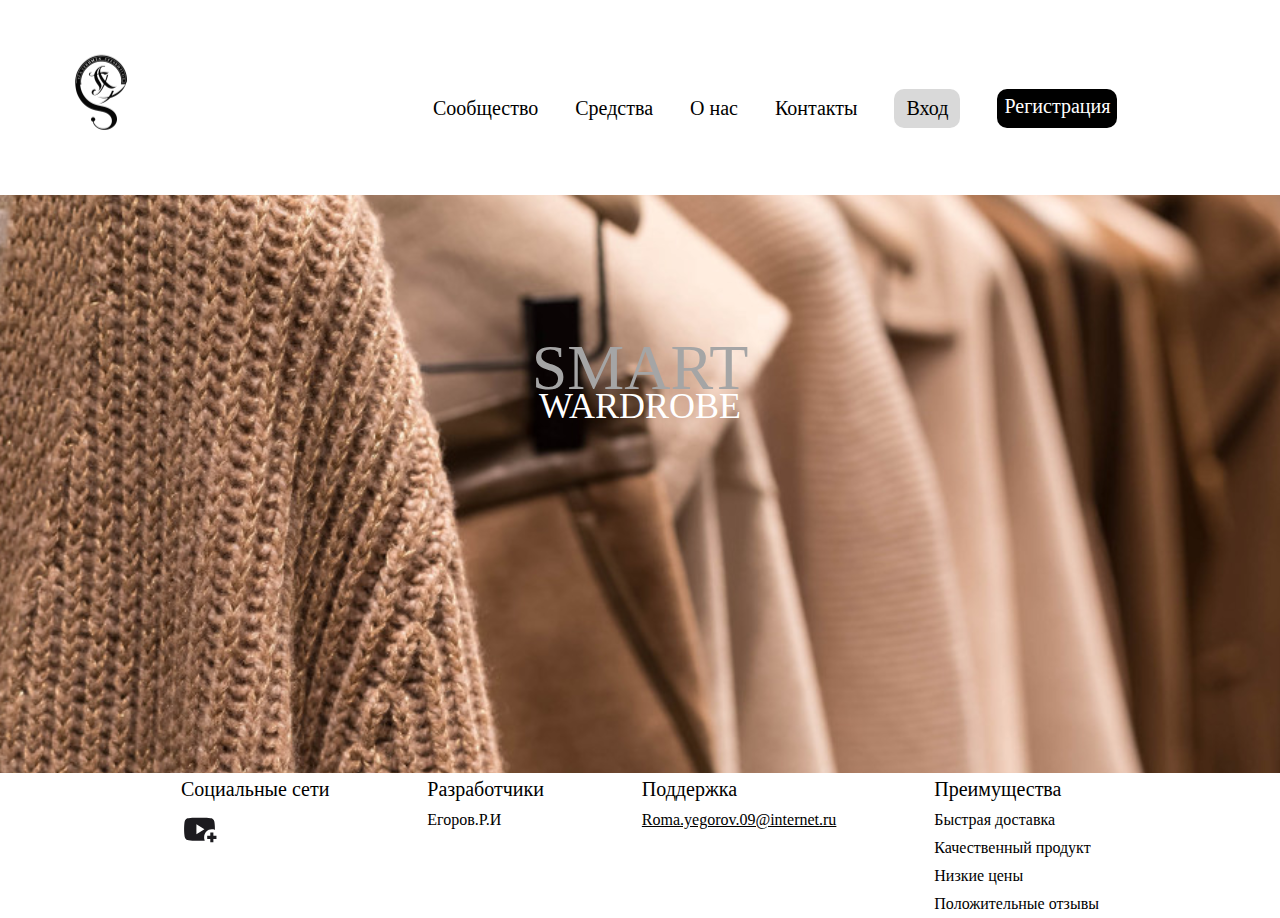
<file: index.html>
<!DOCTYPE html>
<html lang="Ru">
<head>
    <meta charset="UTF-8">
    <meta name="viewport" content="width=device-width, initial-scale=1.0">
    <title>SMART WARDROBE</title>
    <link rel="stylesheet" href="./assets/css/style.css">
</head>
<body>
    <section class="main">
        <header class="header">
            <div class="main__header_container">
                <div class="main__logo">
                    <img src="./assets/img/logo.svg" alt="logo">
                </div>
                <div class="main__texts">
                    <div class="main__text">
                        <div class="main__text_mobil">
                            <a href="#">Сообщество</a>
                        </div>
                        <div class="main__text_mobil">
                            <a href="#">Средства</a>
                        </div>
                        <div class="main__text_mobil">
                            <a href="./about.html">О нас</a>
                        </div>
                        <div class="main__text_mobil">
                            <a href="#">Контакты</a>
                        </div>
                    </div>
                    <div class="main__button">
                        <div class="main__button_sign_in">
                            <a href="./login.html">Вход</a>
                        </div>
                        <div class="main__button_sign_up">
                            <a href="./login.html">Регистрация</a>
                        </div>
                    </div>
                </div>
            </div>    
        </header>
        <div class="main__pic">
            <div class="main__name">
                <div class="main__name_title">
                    <p>SMART</p>
                </div>
                <div class="main__name_subtitle">
                    <P>WARDROBE</P>
                </div>
            </div>
        </div> 
        <div class="main__footer">
            <div class="main__footer_container">
                <div class="main__footer_social">
                    <div class="main__footer_title">
                        <p>Социальные сети</p>
                    </div>
                    <div class="main__footer_youtube">
                        <a href="#"><img src="./assets/img/youtube_activity.svg" alt="youtube"></a>
                    </div>
                </div>
                <div class="main__footer_after">
                    <div class="main__footer_title">
                        <p>Разработчики</p>
                    </div>
                    <div class="main__footer_text">    
                        <p>Егоров.Р.И</p>
                    </div>
                </div>
                <div class="main__footer_support">
                    <div class="main__footer_title">
                        <p>Поддержка</p>
                    </div>
                    <div class="main__footer_support_text">
                        <a href="#">Roma.yegorov.09@internet.ru</a>
                    </div>
                </div>
                <div class="main__footer_adventages">
                    <div class="main__footer_title">
                        <p>Преимущества</p>
                    </div>
                    <div class="main__footer_text">
                        <p>Быстрая доставка</p>
                        <p>Качественный продукт</p>
                        <p>Низкие цены</p>
                        <p>Положительные отзывы</p>
                    </div>
                </div>
            </div>
        </div>   
    </section>
</body>
</html>
</file>
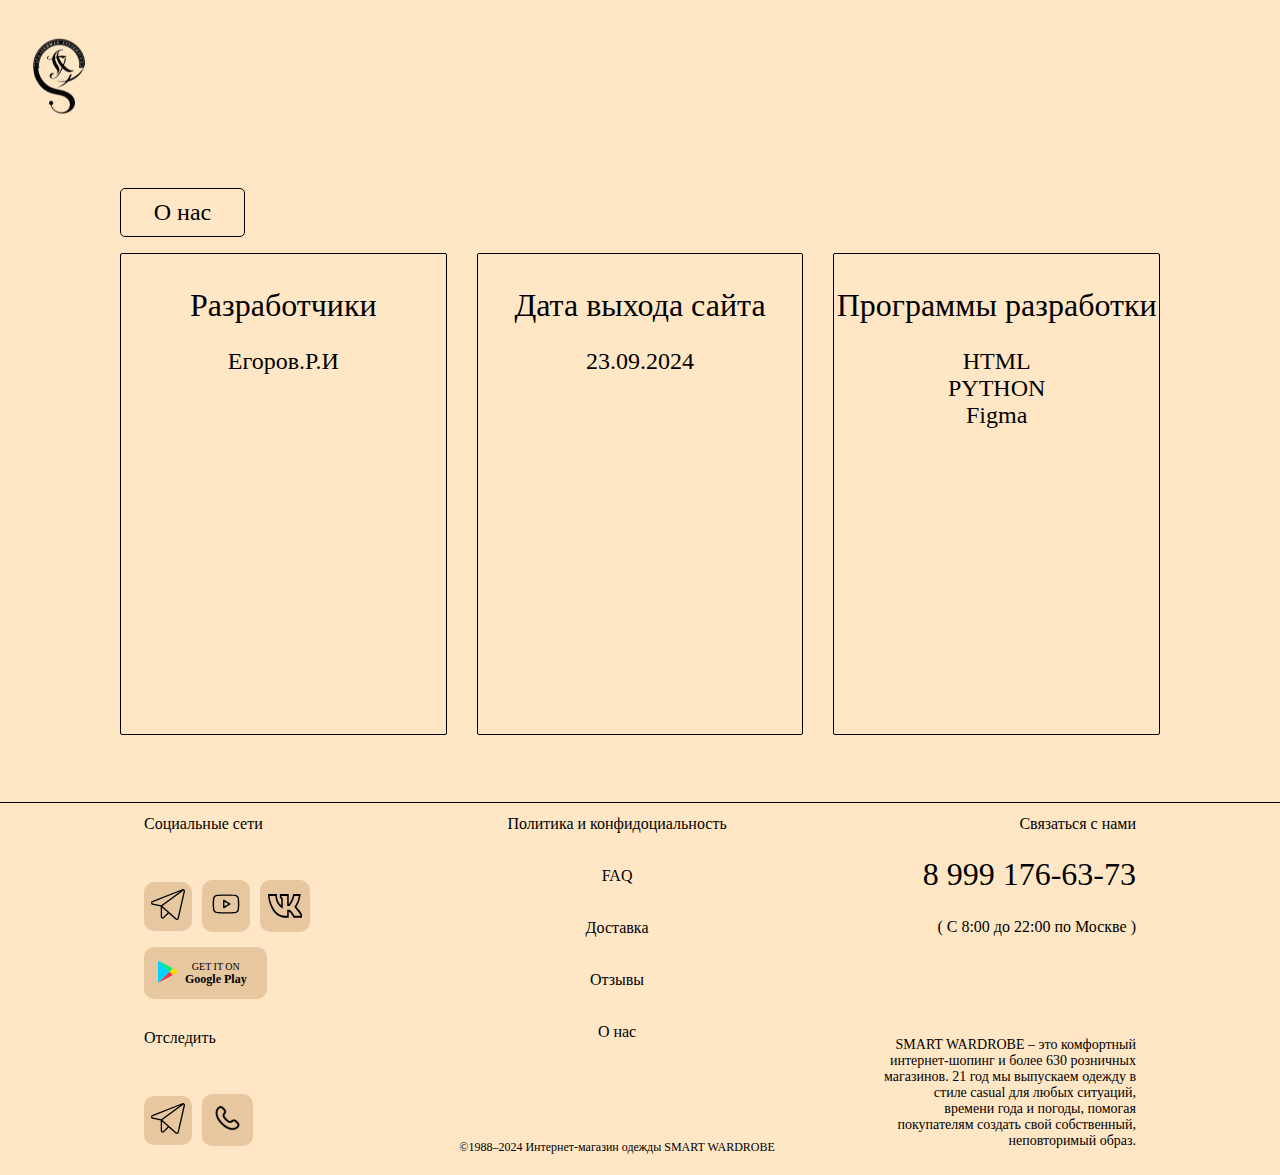
<file: about.html>
<!DOCTYPE html>
<html lang="en">
<head>
    <meta charset="UTF-8">
    <meta name="viewport" content="width=device-width, initial-scale=1.0">
    <title>SMART WARDROBE</title>
    <link rel="stylesheet" href="./assets/css/about.css">
</head>
<body>
    <section class="about">
        <div class="about__header">
            <a href="./catalog.html"><img src="./assets/img/logo3.svg" alt="logo"></a>
        </div>
        <div class="about__container">
            <div class="about__window">
                <p>О нас</p>
            </div>
            <div class="about__full_windows">
                <div class="about__windows">
                    <div class="about__windows_texts">
                        <div class="about__windows_title">
                            <p>Разработчики</p>
                        </div>
                        <div class="about__windows_text">
                            <p>Егоров.Р.И</p>
                        </div>
                    </div>
                </div>
                <div class="about__windows">
                    <div class="about__windows_texts">
                        <div class="about__windows_title">
                            <p>Дата выхода сайта</p>
                        </div>
                        <div class="about__windows_text">
                            <p>23.09.2024</p>
                        </div>
                    </div>
                </div>
                <div class="about__windows">
                    <div class="about__windows_texts">
                        <div class="about__windows_title">
                            <p>Программы разработки</p>
                        </div>
                        <div class="about__windows_text">
                            <p>HTML</p>
                            <p>PYTHON</p>
                            <p>Figma</p>
                        </div>
                    </div>
                </div>
            </div>
        </div>
    </section>
    <div class="footer">
        <div class="footer__container">
            <div class="footer__icons">
                <div class="footer__cosial_networks">
                    <div class="footer__text">
                        <p>Социальные сети</p>
                    </div>
                    <div class="footer__icon">
                        <div class="footer__telega">
                            <a href="#"><img src="./assets/img/telega.svg" alt="telega"></a>
                        </div>
                        <div class="footer__youtube">
                            <a href="#"><img src="./assets/img/youtube.svg" alt="youtube"></a>
                        </div>
                        <div class="footer__vk">
                            <a href="#"><img src="./assets/img/vk.svg" alt="vk"></a>
                        </div>
                    </div>
                    <div class="footer__googleplay">
                        <a href="#"><img src="./assets/img/Googleplay.svg" alt="telega"></a>
                        <div class="footer__google_text">
                            <div class="footer__Get_it_on">
                                <a href="#">GET IT ON</a>
                            </div>
                            <div class="footer__Google_Play">
                                <a href="#">Google Play</a>
                            </div>
                        </div>
                    </div>
                </div>
                <div class="footer__cosial_networks">
                    <div class="footer__text_2">
                        <p>Отследить</p>
                    </div>
                    <div class="footer__icon">
                        <div class="footer__telega">
                            <a href="#"><img src="./assets/img/telega.svg" alt="telega"></a>
                        </div>
                        <div class="footer__phone">
                            <a href="#"><img src="./assets/img/Phone.svg" alt="phone"></a>
                        </div>
                    </div>
                </div>
            </div>
            <div class="footer__texts">
                <div class="footer__buttons">
                    <a href="#">Политика и конфидоциальность</a>
                    <a href="#">FAQ</a>
                    <a href="#">Доставка</a>
                    <a href="./reviews.html">Отзывы</a>
                    <a href="./about.html">О нас</a>
                </div>
                <div class="footer__reliability">
                    <p>©1988–2024 Интернет-магазин одежды SMART WARDROBE</p>
                </div>
            </div>
            <div class="footer__help">
                <div class="footer__contact">
                    <div class="footer__title">
                        <p>Связаться с нами</p>
                    </div>
                    <div class="footer__number_phone">
                        <p>8 999 176-63-73</p>
                    </div>
                    <div class="footer__time">
                        <p>( С 8:00 до 22:00 по Москве )</p>
                    </div>
                </div>
                <div class="footer__description">
                    <p>SMART WARDROBE – это комфортный<br> 
                    интернет-шопинг и более 630 розничных<br> 
                    магазинов. 21 год мы выпускаем одежду в<br>
                    стиле сasual для любых ситуаций,<br>
                    времени года и погоды, помогая<br>
                    покупателям создать свой собственный,<br> 
                    неповторимый образ.</p>
                </div>
            </div>
        </div>
    </div>
</body>
</html>
</file>
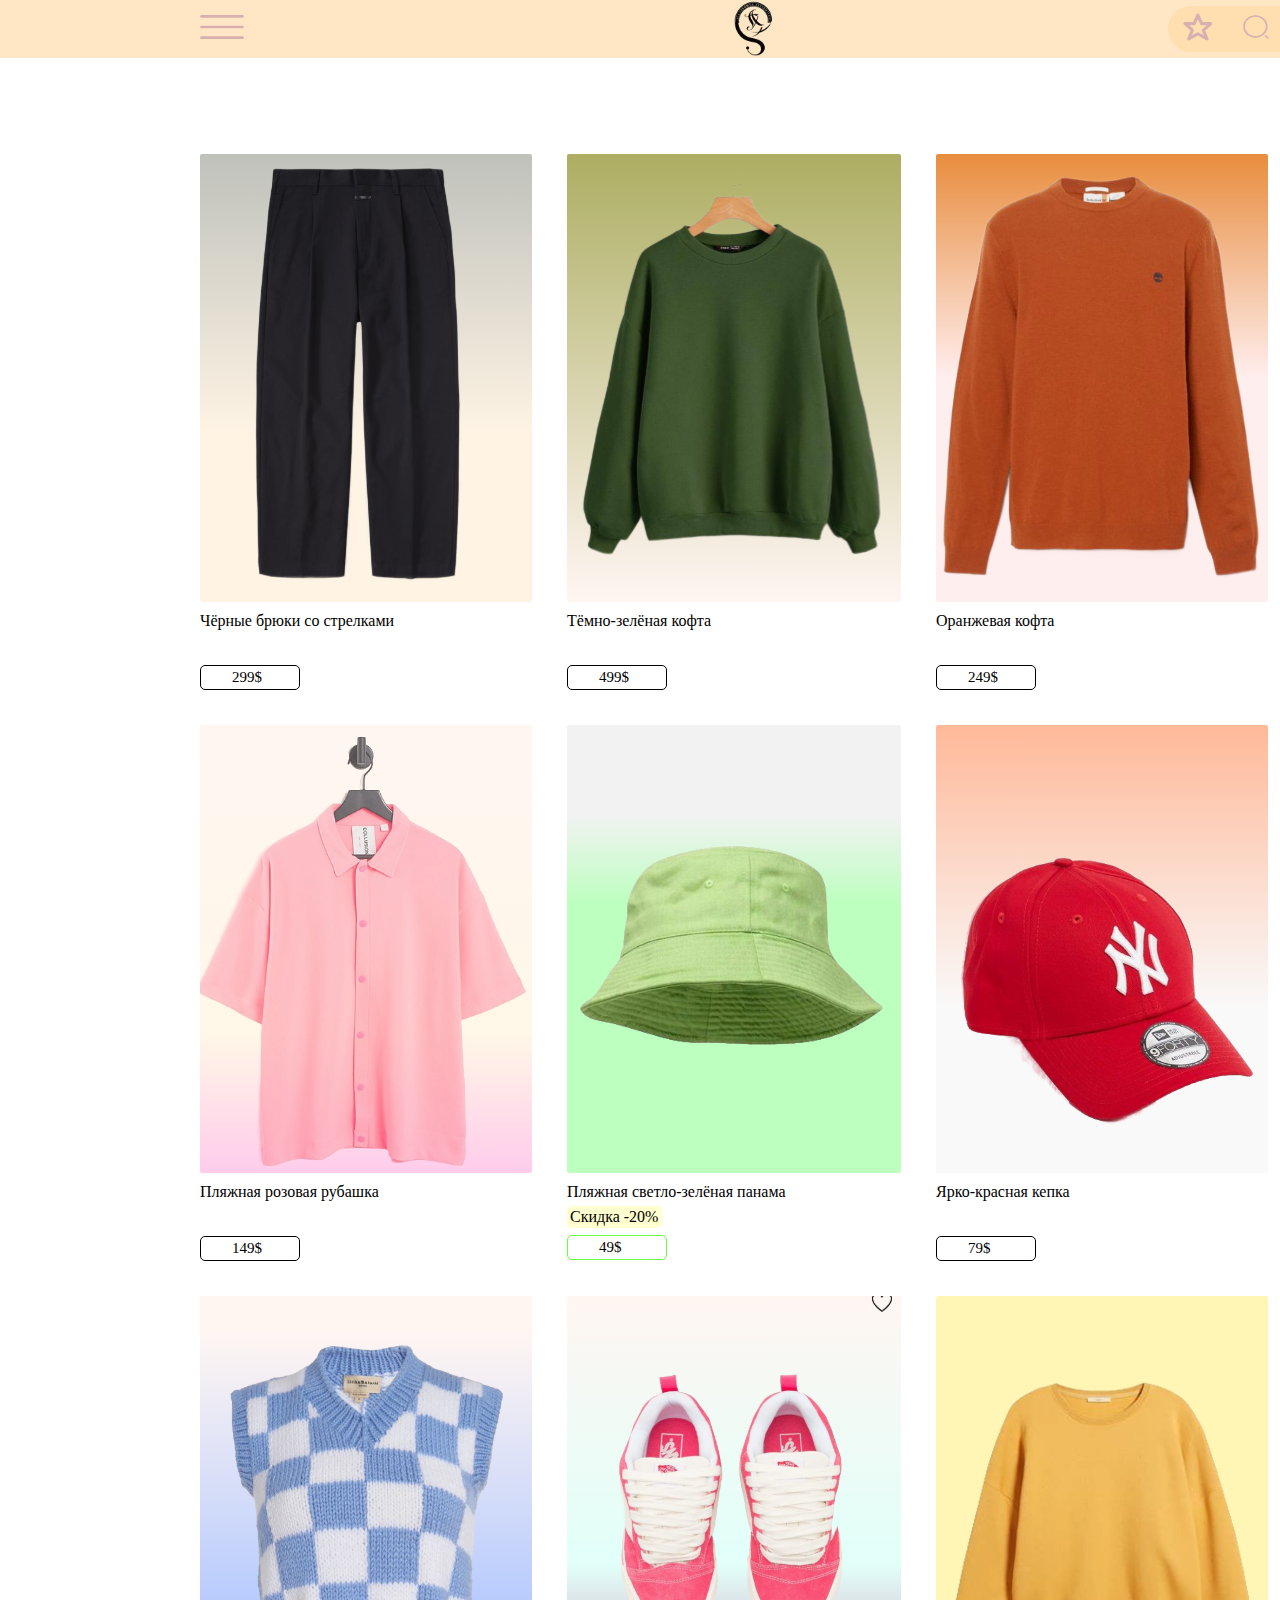
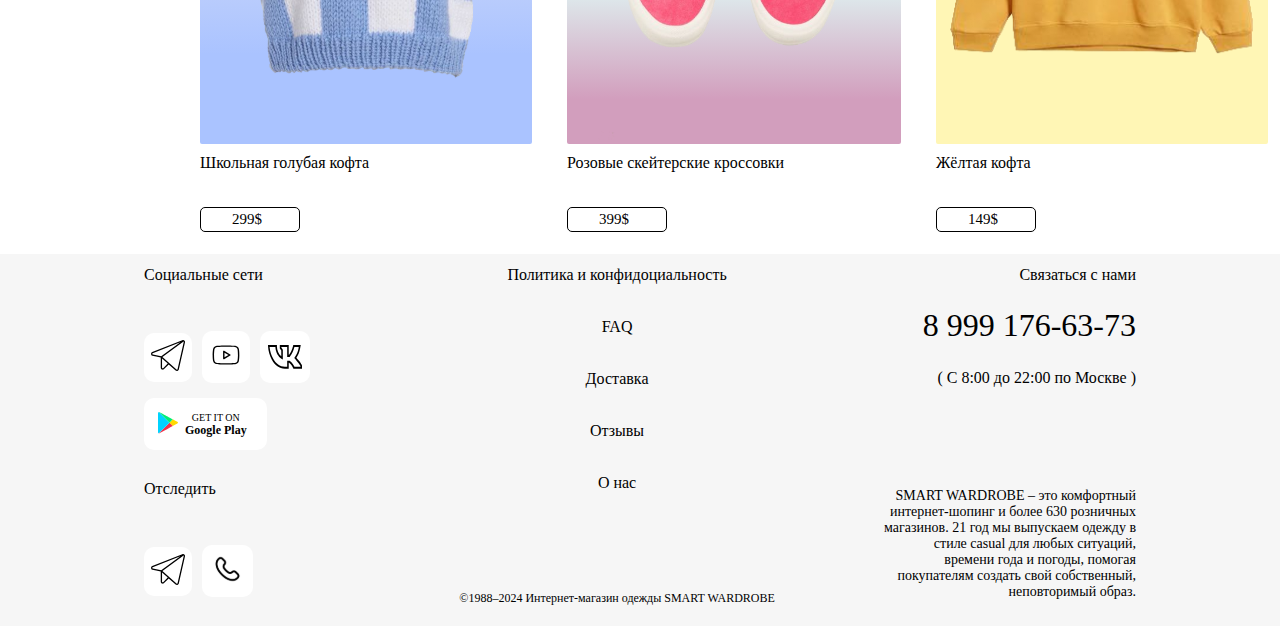
<file: catalog.html>
<!DOCTYPE html>
<html lang="en">
<head>
    <meta charset="UTF-8">
    <meta name="viewport" content="width=device-width, initial-scale=1.0">
    <title>SMART WARDROBE</title>
    <link rel="stylesheet" href="./assets/css/catalog.css">
</head>
<body>
    <div class="header">
        <div class="header__container">
            <div class="header__burger">
                <img src="./assets/img/burger.svg" alt="burger">
            </div>
            <div class="header__logo">
                <a href="./catalog.html"><img src="./assets/img/logo2.svg" alt="logo"></a>
            </div>
            <div class="header__windows">
                <div class="header__star">
                    <a href="./images.html"><img src="./assets/img/star.svg" alt="star"></a>
                </div>
                <div class="header__search">
                    <a href="#"><img src="./assets/img/search.svg" alt="search"></a>
                </div>
                <div class="header__avatar">
                    <a href="./login.html"><img src="./assets/img/avatar.svg" alt="avatar"></a>
                </div>
            </div>
        </div>
    </div>
    <section class="catalog">
        <div class="catalog__container">
            <div class="catalog__card_1">
                <div class="catalog__card_trousers">
                    <img src="./assets/img/trousers.svg" alt="trousers">
                </div>
                <div class="catalog__card_text">
                    <p>Чёрные брюки со стрелками</p>
                </div>
                <div class="catalog__card_button"> 
                    <a class="ttre" href="#"><p>299$</p></a>
                </div>
            </div>
            <div class="catalog__card_2">
                <div class="catalog__card_blouse">
                    <img src="./assets/img/blouse.svg" alt="blouse">
                </div>
                <div class="catalog__card_text">
                    <p>Тёмно-зелёная кофта</p>
                </div>
                <div class="catalog__card_button">
                    <a class="ttre" href="#"><p>499$</p></a>
                </div>
            </div>
            <div class="catalog__card_3">
                <div class="catalog__card_blouse_orange">
                    <img src="./assets/img/blouse_orange.svg" alt="blouse_orange">
                </div>
                <div class="catalog__card_text">
                    <p>Оранжевая кофтa</p>
                </div>
                <div class="catalog__card_button">
                    <a class="ttre" href="#"><p>249$</p></a>
                </div>
            </div>
            <div class="catalog__card_4">
                <div class="catalog__card_shirt">
                    <img src="./assets/img/shirt.svg" alt="shirt">
                </div>
                <div class="catalog__card_text">
                    <p>Пляжная розовая рубашка</p>
                </div>
                <div class="catalog__card_button">
                    <a class="ttre" href="#"><p>149$</p></a>
                </div>
            </div>
            <div class="catalog__card_5">
                <div class="catalog__card_panama">
                    <img src="./assets/img/panama.svg" alt="panama">
                </div>
                <div class="catalog__card_text">
                    <p>Пляжная светло-зелёная панама</p>
                </div>
                <div class="catalog__card_discount">
                    <p>Скидка -20%</p>
                </div>
                <div class="catalog__card_button_green">
                    <a class="ttre"a href="#"><p>49$</p></a>
                </div>
            </div>
            <div class="catalog__card_6">
                <div class="catalog__card_cap">
                    <img src="./assets/img/cap.svg" alt="cap">
                </div>
                <div class="catalog__card_text">
                    <p>Ярко-красная кепка</p>
                </div>
                <div class="catalog__card_button">
                    <a class="ttre"a href="#"><p>79$</p></a>
                </div>
            </div>
            <div class="catalog__card_7">
                <div class="catalog__card_blouse_blue">
                    <img src="./assets/img/blouse_blue.svg" alt="trousers">
                </div>
                <div class="catalog__card_text">
                    <p>Школьная голубая кофта</p>
                </div>
                <div class="catalog__card_button">
                    <a class="ttre" href="#"><p>299$</p></a>
                </div>
            </div>
            <div class="catalog__card_8">
                <div class="catalog__card_sneakers">
                    <img src="./assets/img/sneakers.svg" alt="sneakers">
                </div>
                <div class="catalog__card_text">
                    <p>Розовые скейтерские кроссовки</p>
                </div>
                <div class="catalog__card_button">
                    <a class="ttre" href="#"><p>399$</p></a>
                </div>
            </div>
            <div class="catalog__card_9">
                <div class="catalog__card_blouse_yellow">
                    <img src="./assets/img/blouse_yellow.svg" alt="blouse_yellow">
                </div>
                <div class="catalog__card_text">
                    <p>Жёлтая кофта</p>
                </div>
                <div class="catalog__card_button">
                    <a class="ttre" href="#"><p>149$</p></a>
                </div>
            </div>
        </div>
    </section>
    <div class="footer">
        <div class="footer__container">
            <div class="footer__icons">
                <div class="footer__cosial_networks">
                    <div class="footer__text">
                        <p>Социальные сети</p>
                    </div>
                    <div class="footer__icon">
                        <div class="footer__telega">
                            <a href="#"><img src="./assets/img/telega.svg" alt="telega"></a>
                        </div>
                        <div class="footer__youtube">
                            <a href="#"><img src="./assets/img/youtube.svg" alt="youtube"></a>
                        </div>
                        <div class="footer__vk">
                            <a href="#"><img src="./assets/img/vk.svg" alt="vk"></a>
                        </div>
                    </div>
                    <div class="footer__googleplay">
                        <a href="#"><img src="./assets/img/Googleplay.svg" alt="telega"></a>
                        <div class="footer__google_text">
                            <div class="footer__Get_it_on">
                                <a href="#">GET IT ON</a>
                            </div>
                            <div class="footer__Google_Play">
                                <a href="#">Google Play</a>
                            </div>
                        </div>
                    </div>
                </div>
                <div class="footer__cosial_networks">
                    <div class="footer__text_2">
                        <p>Отследить</p>
                    </div>
                    <div class="footer__icon">
                        <div class="footer__telega">
                            <a href="#"><img src="./assets/img/telega.svg" alt="telega"></a>
                        </div>
                        <div class="footer__phone">
                            <a href="#"><img src="./assets/img/Phone.svg" alt="phone"></a>
                        </div>
                    </div>
                </div>
            </div>
            <div class="footer__texts">
                <div class="footer__buttons">
                    <a href="#">Политика и конфидоциальность</a>
                    <a href="#">FAQ</a>
                    <a href="#">Доставка</a>
                    <a href="./reviews.html">Отзывы</a>
                    <a href="./about.html">О нас</a>
                </div>
                <div class="footer__reliability">
                    <p>©1988–2024 Интернет-магазин одежды SMART WARDROBE</p>
                </div>
            </div>
            <div class="footer__help">
                <div class="footer__contact">
                    <div class="footer__title">
                        <p>Связаться с нами</p>
                    </div>
                    <div class="footer__number_phone">
                        <p>8 999 176-63-73</p>
                    </div>
                    <div class="footer__time">
                        <p>( С 8:00 до 22:00 по Москве )</p>
                    </div>
                </div>
                <div class="footer__description">
                    <p>SMART WARDROBE – это комфортный<br> 
                    интернет-шопинг и более 630 розничных<br> 
                    магазинов. 21 год мы выпускаем одежду в<br>
                    стиле сasual для любых ситуаций,<br>
                    времени года и погоды, помогая<br>
                    покупателям создать свой собственный,<br> 
                    неповторимый образ.</p>
                </div>
            </div>
        </div>
    </div>
</body>
</html>
</file>
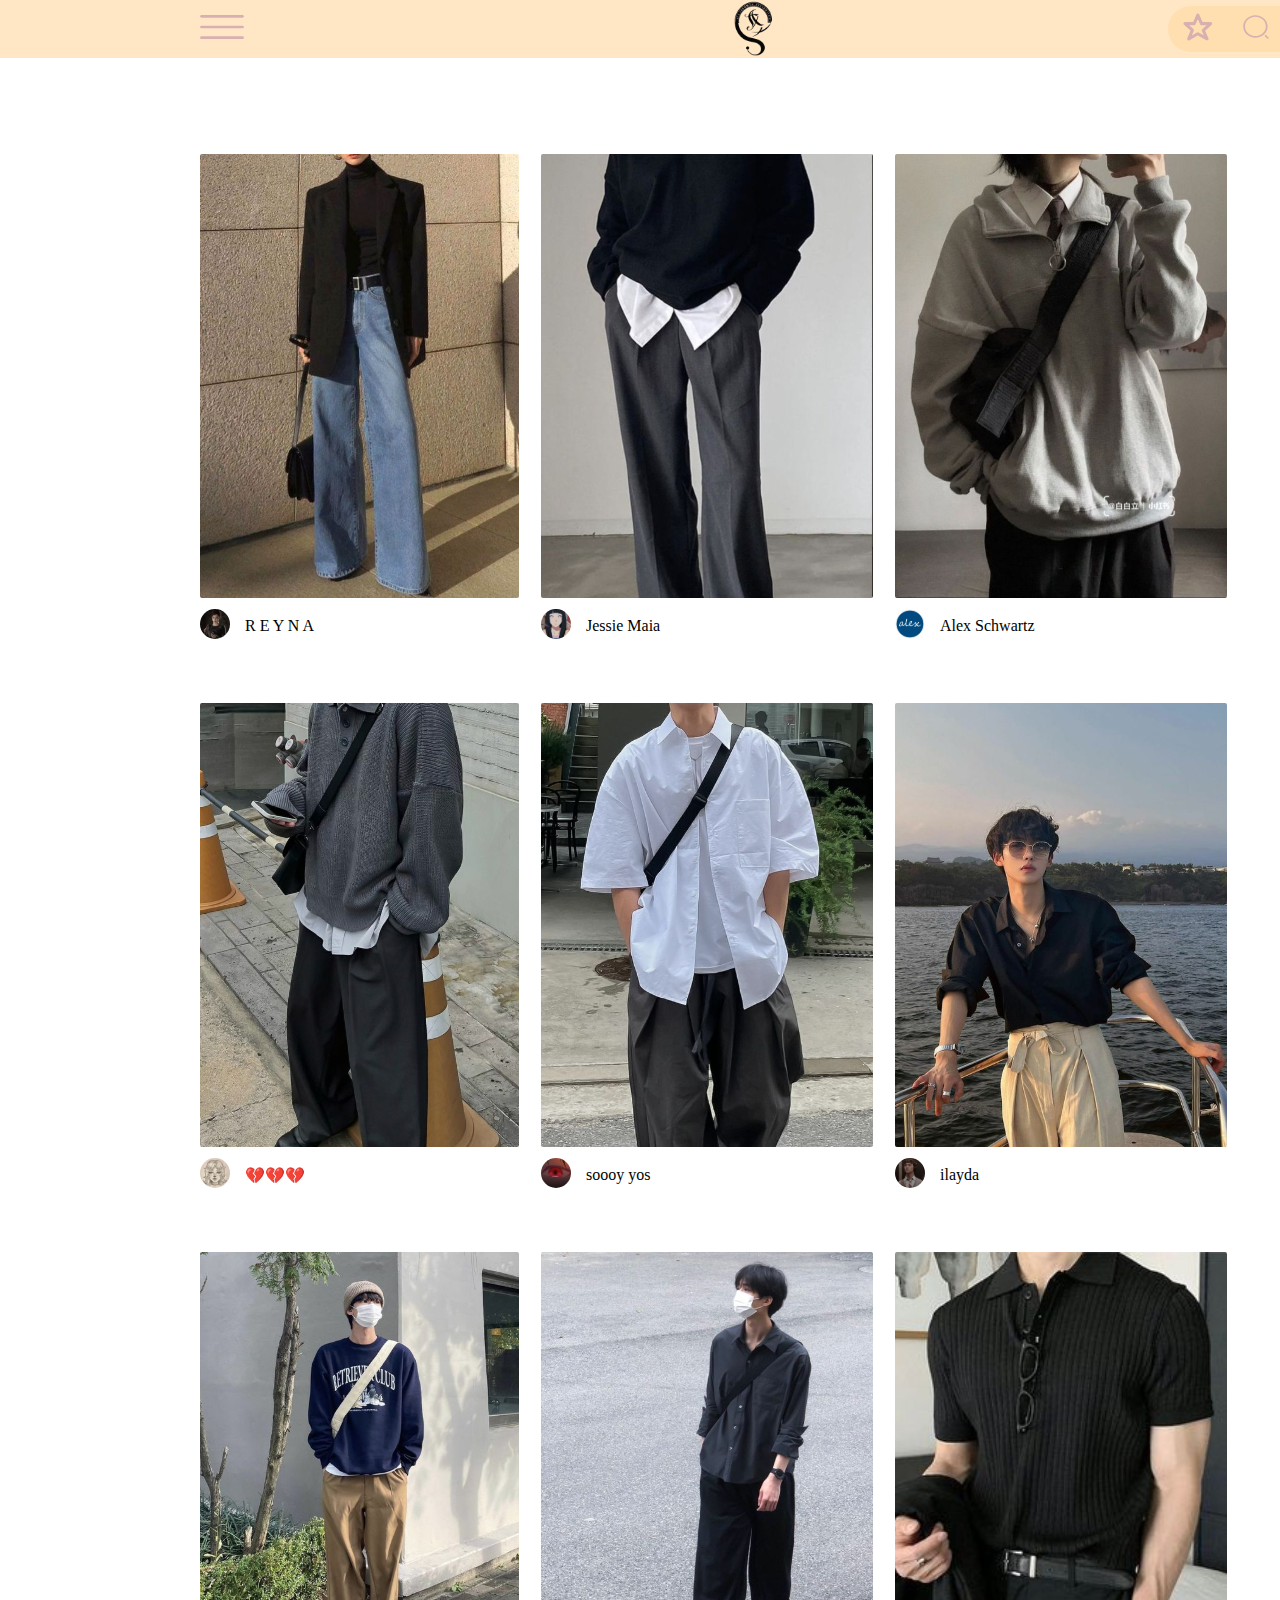
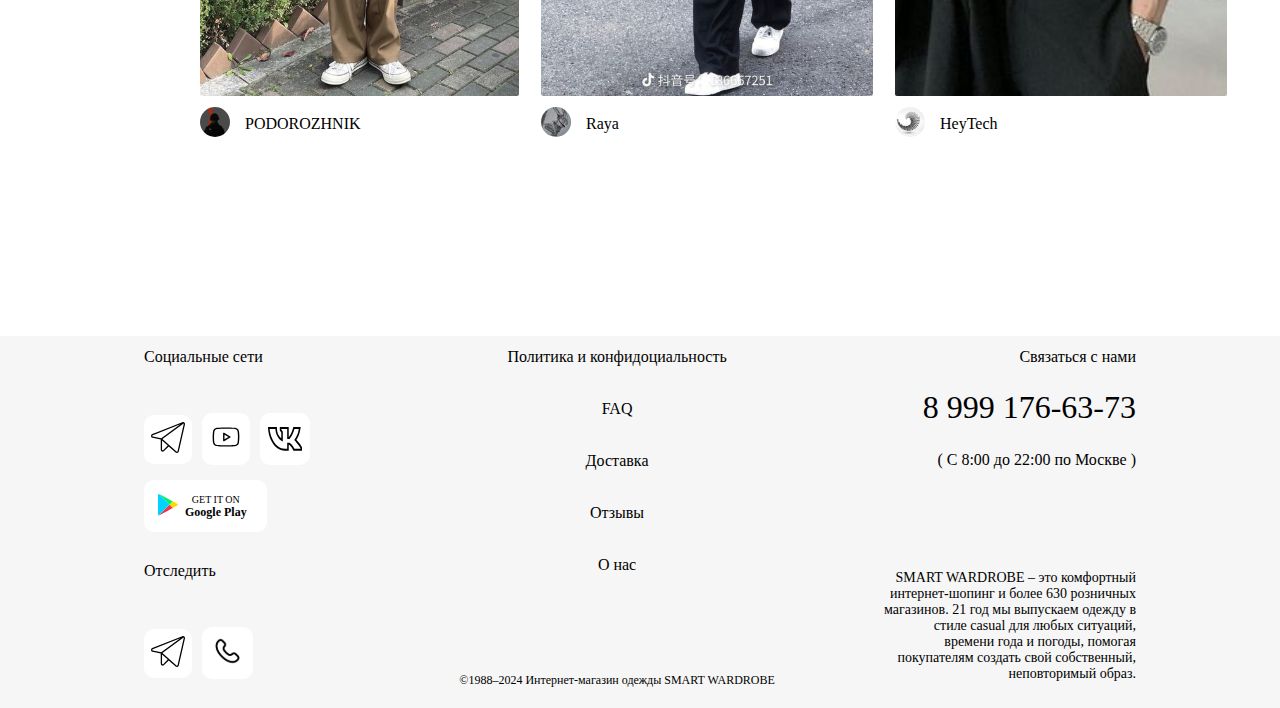
<file: images.html>
<!DOCTYPE html>
<html lang="en">
<head>
    <meta charset="UTF-8">
    <meta name="viewport" content="width=device-width, initial-scale=1.0">
    <title>SMART WARDROBE</title>
    <link rel="stylesheet" href="./assets/css/images.css">
</head>
<body>
    <div class="header">
        <div class="header__container">
            <div class="header__burger">
                <a href="#"><img src="./assets/img/burger.svg" alt="burger"></a>
            </div>
            <div class="header__logo">
                <a href="./catalog.html"><img src="./assets/img/logo2.svg" alt="logo"></a>
            </div>
            <div class="header__windows">
                <div class="header__star">
                    <a href="#"><img src="./assets/img/star.svg" alt="star"></a>
                </div>
                <div class="header__search">
                    <a href="#"><img src="./assets/img/search.svg" alt="search"></a>
                </div>
                <div class="header__avatar">
                    <a href="./login.html"><img src="./assets/img/avatar.svg" alt="avatar"></a>
                </div>
            </div>
        </div>
    </div>
    <section class="catalog">
        <div class="catalog__container">
            <div class="catalog__card_1">
                <div class="catalog__card_clothes_1">
                    <img src="./assets/img/clothes_1.svg" alt="clothes">
                </div>
                <div class="catalog__avatar_text">
                    <div class="catalog__avatar_1">
                        <img src="./assets/img/avatar_1.svg" alt="avatar">
                    </div>
                    <div class="catalog__card_text">
                        <p>R E Y N A</p>
                    </div>
                </div>
            </div>
            <div class="catalog__card_2">
                <div class="catalog__card_clothes_2">
                    <img src="./assets/img/clothes_2.svg" alt="clothes">
                </div>
                <div class="catalog__avatar_text">
                    <div class="catalog__avatar_2">
                        <img src="./assets/img/avatar_2.svg" alt="avatar">
                    </div>
                    <div class="catalog__card_text">
                        <p>Jessie Maia</p>
                    </div>
                </div>
            </div>
            <div class="catalog__card_3">
                <div class="catalog__card_clothes_3">
                    <img src="./assets/img/clothes_3.svg" alt="clothes">
                </div>
                <div class="catalog__avatar_text">
                    <div class="catalog__avatar_3">
                        <img src="./assets/img/avatar_3.svg" alt="avatar">
                    </div>
                    <div class="catalog__card_text">
                        <p>Alex Schwartz</p>
                    </div>
                </div>
            </div>
            <div class="catalog__card_4">
                <div class="catalog__card_clothes_4">
                    <img src="./assets/img/clothes_4.svg" alt="clothes">
                </div>
                <div class="catalog__avatar_text">
                    <div class="catalog__avatar_4">
                        <img src="./assets/img/avatar_4.svg" alt="avatar">
                    </div>
                    <div class="catalog__card_text">
                        <p>💔💔💔</p>
                    </div>
                </div>
            </div>
            <div class="catalog__card_5">
                <div class="catalog__card_clothes_5">
                    <img src="./assets/img/clothes_5.svg" alt="clothes">
                </div>
                <div class="catalog__avatar_text">
                    <div class="catalog__avatar_5">
                        <img src="./assets/img/avatar_5.svg" alt="avatar">
                    </div>
                    <div class="catalog__card_text">
                        <p>soooy yos</p>
                    </div>
                </div>
            </div>
            <div class="catalog__card_6">
                <div class="catalog__card_clothes_6">
                    <img src="./assets/img/clothes_6.svg" alt="clothes">
                </div>
                <div class="catalog__avatar_text">
                    <div class="catalog__avatar_6">
                        <img src="./assets/img/avatar_6.svg" alt="avatar">
                    </div>
                    <div class="catalog__card_text">
                        <p>ilayda</p>
                    </div>
                </div>
            </div>
            <div class="catalog__card_7">
                <div class="catalog__card_clothes_7">
                    <img src="./assets/img/clothes_7.svg" alt="clothes">
                </div>
                <div class="catalog__avatar_text">
                    <div class="catalog__avatar_7">
                        <img src="./assets/img/avatar_7.svg" alt="avatar">
                    </div>
                    <div class="catalog__card_text">
                        <p>PODOROZHNIK</p>
                    </div>
                </div>
            </div>
            <div class="catalog__card_8">
                <div class="catalog__card_clothes_8">
                    <img src="./assets/img/clothes_8.svg" alt="clothes">
                </div>
                <div class="catalog__avatar_text">
                    <div class="catalog__avatar_8">
                        <img src="./assets/img/avatar_8.svg" alt="avatar">
                    </div>
                    <div class="catalog__card_text">
                        <p>Raya</p>
                    </div>
                </div>
            </div>
            <div class="catalog__card_9">
                <div class="catalog__card_clothes_9">
                    <img src="./assets/img/clothes_9.svg" alt="clothes">
                </div>
                <div class="catalog__avatar_text">
                    <div class="catalog__avatar_9">
                        <img src="./assets/img/avatar_9.svg" alt="avatar">
                    </div>
                    <div class="catalog__card_text">
                        <p>HeyTech</p>
                    </div>
                </div>
            </div>
        </div>
    </section>
    <div class="footer">
        <div class="footer__container">
            <div class="footer__icons">
                <div class="footer__cosial_networks">
                    <div class="footer__text">
                        <p>Социальные сети</p>
                    </div>
                    <div class="footer__icon">
                        <div class="footer__telega">
                            <a href="#"><img src="./assets/img/telega.svg" alt="telega"></a>
                        </div>
                        <div class="footer__youtube">
                            <a href="#"><img src="./assets/img/youtube.svg" alt="youtube"></a>
                        </div>
                        <div class="footer__vk">
                            <a href="#"><img src="./assets/img/vk.svg" alt="vk"></a>
                        </div>
                    </div>
                    <div class="footer__googleplay">
                        <a href="#"><img src="./assets/img/Googleplay.svg" alt="telega"></a>
                        <div class="footer__google_text">
                            <div class="footer__Get_it_on">
                                <a href="#">GET IT ON</a>
                            </div>
                            <div class="footer__Google_Play">
                                <a href="#">Google Play</a>
                            </div>
                        </div>
                    </div>
                </div>
                <div class="footer__cosial_networks">
                    <div class="footer__text_2">
                        <p>Отследить</p>
                    </div>
                    <div class="footer__icon">
                        <div class="footer__telega">
                            <a href="#"><img src="./assets/img/telega.svg" alt="telega"></a>
                        </div>
                        <div class="footer__phone">
                            <a href="#"><img src="./assets/img/Phone.svg" alt="phone"></a>
                        </div>
                    </div>
                </div>
            </div>
            <div class="footer__texts">
                <div class="footer__buttons">
                    <a href="#">Политика и конфидоциальность</a>
                    <a href="#">FAQ</a>
                    <a href="#">Доставка</a>
                    <a href="./reviews.html">Отзывы</a>
                    <a href="./about.html">О нас</a>
                </div>
                <div class="footer__reliability">
                    <p>©1988–2024 Интернет-магазин одежды SMART WARDROBE</p>
                </div>
            </div>
            <div class="footer__help">
                <div class="footer__contact">
                    <div class="footer__title">
                        <p>Связаться с нами</p>
                    </div>
                    <div class="footer__number_phone">
                        <p>8 999 176-63-73</p>
                    </div>
                    <div class="footer__time">
                        <p>( С 8:00 до 22:00 по Москве )</p>
                    </div>
                </div>
                <div class="footer__description">
                    <p>SMART WARDROBE – это комфортный<br> 
                    интернет-шопинг и более 630 розничных<br> 
                    магазинов. 21 год мы выпускаем одежду в<br>
                    стиле сasual для любых ситуаций,<br>
                    времени года и погоды, помогая<br>
                    покупателям создать свой собственный,<br> 
                    неповторимый образ.</p>
                </div>
            </div>
        </div>
    </div>
</body>
</html>
</file>
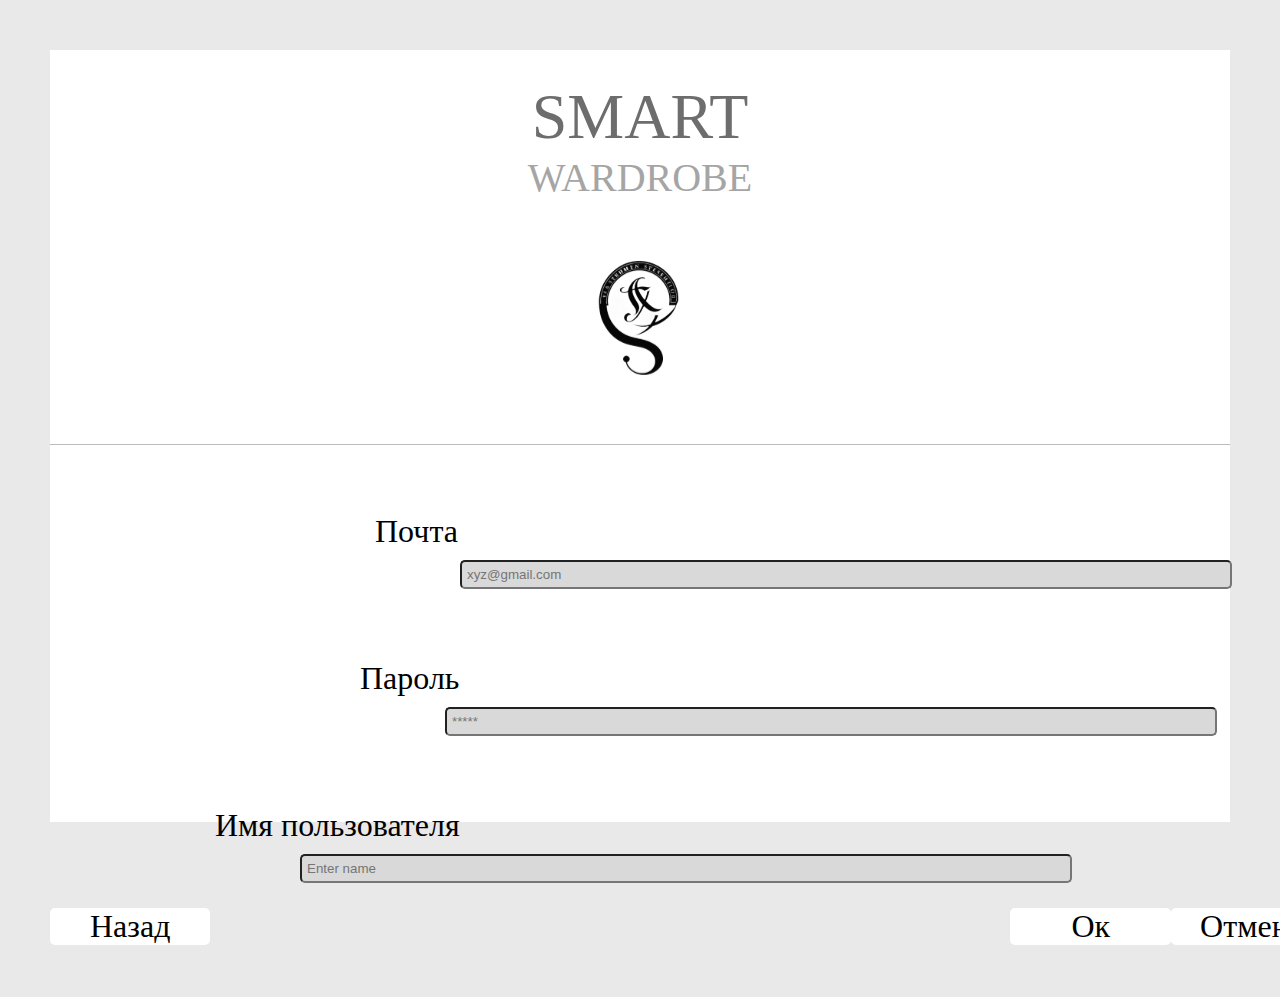
<file: login.html>
<!DOCTYPE html>
<html lang="en">
<head>
    <meta charset="UTF-8">
    <meta name="viewport" content="width=device-width, initial-scale=1.0">
    <title>SMART WARDROBE</title>
    <link rel="stylesheet" href="./assets/css/login.css">
</head>
<body>
    <section class="registration">
        <div class="container">
            <div class="registration__name_logo">
                <div class="registration__name">
                    <div class="registration__SMART">
                        <p>SMART</p>
                    </div>
                    <div class="registration__WARDROBE">
                        <p>WARDROBE</p>
                    </div>
                </div>
                <div class="registration__logo">
                    <img src="./assets/img/logo.svg" alt="logo">
                </div>
            </div>
                <div class="registration__windows">
                    <div class="registration__email">
                        <label>Почта<input type="email" name="email" id="email" placeholder="xyz@gmail.com" required></label>
                    </div>
                    <div class="registration__password">    
                        <label>Пароль<input type="password" name="password" id="password" minlength="8" placeholder="*****" required></label>
                    </div>
                    <div class="registration__name2">
                        <label>Имя пользователя<input type="text" name="name" id="name" required placeholder="Enter name"></label>
                    </div>   
                </div>
            </div>
        </div>
        <div class="registration__buttons">
            <div class="registration__button_1">
                <a href="./index.html">Назад</a>
            </div>
            <div class="registration__button_2">
                <a href="./catalog.html">Ок</a>
            </div>
            <div class="registration__button_3">
                <a href="./index.html">Отмена</a>
            </div>
        </div>
    </section>
</body>
</html>
</file>
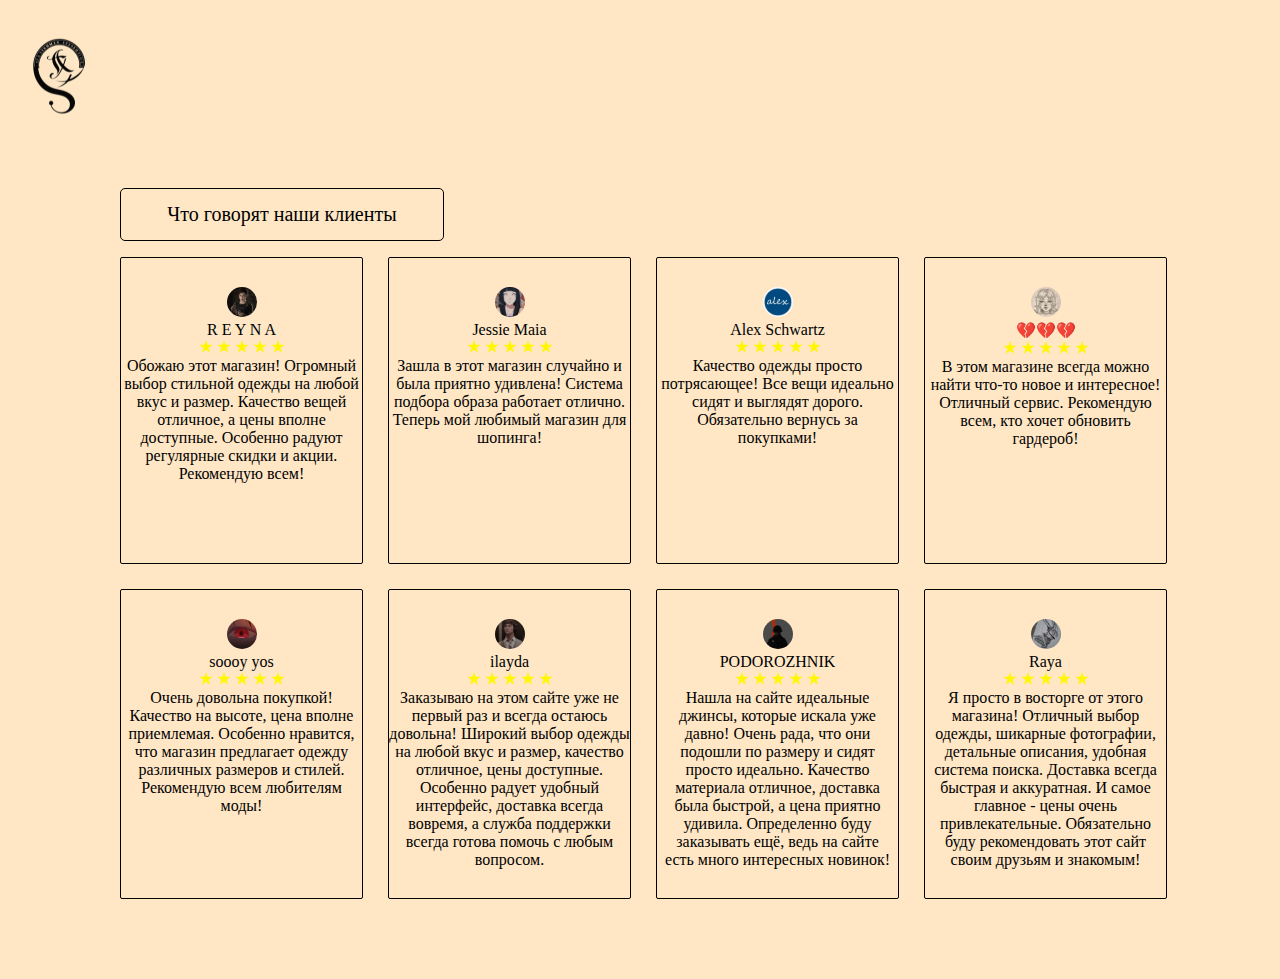
<file: reviews.html>
<!DOCTYPE html>
<html lang="en">
<head>
    <meta charset="UTF-8">
    <meta name="viewport" content="width=device-width, initial-scale=1.0">
    <title>SMART WARDROBE</title>
    <link rel="stylesheet" href="./assets/css/reviews.css">
</head>
<body>
    <section class="reviews">
        <div class="reviews__header">
            <a href="./catalog.html"><img src="./assets/img/logo3.svg" alt="logo"></a>
        </div>
        <div class="reviews__container">
            <div class="reviews__window">
                <p>Что говорят наши клиенты</p>
            </div>
            <div class="reviews__full_windows">
                <div class="reviews__windows">
                    <div class="reviews__windows_title">
                        <div class="reviews__windows_avatar">
                            <img src="./assets/img/avatar_1.svg" alt="avatar">
                        </div>
                        <div class="reviews__windows_name_star">
                            <div class="reviews__windows_name">
                                <p>R E Y N A</p>
                            </div>
                            <div class="reviews__windows_star">
                                <img src="./assets/img/Star1.svg" alt="star">
                                <img src="./assets/img/Star1.svg" alt="star">
                                <img src="./assets/img/Star1.svg" alt="star">
                                <img src="./assets/img/Star1.svg" alt="star">
                                <img src="./assets/img/Star1.svg" alt="star">
                            </div>
                        </div>
                    </div>
                    <div class="reviews__windows_text_1">
                        <p>Обожаю этот магазин! Огромный<br>
                        выбор стильной одежды на любой<br>
                        вкус и размер. Качество вещей<br>
                        отличное, а цены вполне<br>
                        доступные.  Особенно радуют<br>
                        регулярные скидки и акции.<br>
                        Рекомендую всем!</p>
                    </div>
                </div>
                <div class="reviews__windows">
                    <div class="reviews__windows_title">
                        <div class="reviews__windows_avatar">
                            <img src="./assets/img/avatar_2.svg" alt="avatar">
                        </div>
                        <div class="reviews__windows_name_star">
                            <div class="reviews__windows_name">
                                <p>Jessie Maia</p>
                            </div>
                            <div class="reviews__windows_star">
                                <img src="./assets/img/Star1.svg" alt="star">
                                <img src="./assets/img/Star1.svg" alt="star">
                                <img src="./assets/img/Star1.svg" alt="star">
                                <img src="./assets/img/Star1.svg" alt="star">
                                <img src="./assets/img/Star1.svg" alt="star">
                            </div>
                        </div>
                    </div>
                    <div class="reviews__windows_text_2">
                        <p>Зашла в этот магазин случайно и<br>
                        была приятно удивлена!  Система<br>
                        подбора образа работает отлично.<br>
                        Теперь мой любимый магазин для<br>
                        шопинга!</p>
                    </div>
                </div>
                <div class="reviews__windows">
                    <div class="reviews__windows_title">
                        <div class="reviews__windows_avatar">
                            <img src="./assets/img/avatar_3.svg" alt="avatar">
                        </div>
                        <div class="reviews__windows_name_star">
                            <div class="reviews__windows_name">
                                <p>Alex Schwartz</p>
                            </div>
                            <div class="reviews__windows_star">
                                <img src="./assets/img/Star1.svg" alt="star">
                                <img src="./assets/img/Star1.svg" alt="star">
                                <img src="./assets/img/Star1.svg" alt="star">
                                <img src="./assets/img/Star1.svg" alt="star">
                                <img src="./assets/img/Star1.svg" alt="star">
                            </div>
                        </div>
                    </div>
                    <div class="reviews__windows_text-3">
                        <p>Качество одежды просто<br>
                        потрясающее!  Все вещи идеально<br>
                        сидят и выглядят дорого.<br>
                        Обязательно вернусь за<br>
                        покупками!</p>
                    </div>
                </div>
                <div class="reviews__windows">
                    <div class="reviews__windows_title">
                        <div class="reviews__windows_avatar">
                            <img src="./assets/img/avatar_4.svg" alt="avatar">
                        </div>
                        <div class="reviews__windows_name_star">
                            <div class="reviews__windows_name">
                                <p>💔💔💔</p>
                            </div>
                            <div class="reviews__windows_star">
                                <img src="./assets/img/Star1.svg" alt="star">
                                <img src="./assets/img/Star1.svg" alt="star">
                                <img src="./assets/img/Star1.svg" alt="star">
                                <img src="./assets/img/Star1.svg" alt="star">
                                <img src="./assets/img/Star1.svg" alt="star">
                            </div>
                        </div>
                    </div>
                    <div class="reviews__windows_text_4">
                        <p>В этом магазине всегда можно<br>
                        найти что-то новое и интересное!<br>
                        Отличный сервис.  Рекомендую<br>
                        всем,  кто хочет  обновить<br>
                        гардероб!</p>
                    </div>
                </div>
                <div class="reviews__windows">
                    <div class="reviews__windows_title">
                        <div class="reviews__windows_avatar">
                            <img src="./assets/img/avatar_5.svg" alt="avatar">
                        </div>
                        <div class="reviews__windows_name_star">
                            <div class="reviews__windows_name">
                                <p>soooy yos</p>
                            </div>
                            <div class="reviews__windows_star">
                                <img src="./assets/img/Star1.svg" alt="star">
                                <img src="./assets/img/Star1.svg" alt="star">
                                <img src="./assets/img/Star1.svg" alt="star">
                                <img src="./assets/img/Star1.svg" alt="star">
                                <img src="./assets/img/Star1.svg" alt="star">
                            </div>
                        </div>
                    </div>
                    <div class="reviews__windows_text_5">
                        <p>Очень довольна покупкой!<br> 
                        Качество на высоте,  цена вполне<br>
                        приемлемая.  Особенно  нравится,<br>
                        что  магазин  предлагает одежду<br>
                        различных размеров  и  стилей.<br>
                        Рекомендую всем  любителям<br>
                        моды!</p>
                    </div>
                </div>
                <div class="reviews__windows">
                    <div class="reviews__windows_title">
                        <div class="reviews__windows_avatar">
                            <img src="./assets/img/avatar_6.svg" alt="avatar">
                        </div>
                        <div class="reviews__windows_name_star">
                            <div class="reviews__windows_name">
                                <p>ilayda</p>
                            </div>
                            <div class="reviews__windows_star">
                                <img src="./assets/img/Star1.svg" alt="star">
                                <img src="./assets/img/Star1.svg" alt="star">
                                <img src="./assets/img/Star1.svg" alt="star">
                                <img src="./assets/img/Star1.svg" alt="star">
                                <img src="./assets/img/Star1.svg" alt="star">
                            </div>
                        </div>
                    </div>
                    <div class="reviews__windows_text_6">
                        <p>Заказываю на этом сайте уже не<br>
                        первый раз и всегда остаюсь<br>
                        довольна! Широкий выбор одежды<br>
                        на любой вкус и размер, качество<br>
                        отличное, цены доступные.<br>
                        Особенно радует удобный<br>
                        интерфейс, доставка всегда<br>
                        вовремя, а служба поддержки<br>
                        всегда готова помочь с любым<br>
                        вопросом.</p>
                    </div>
                </div>
                <div class="reviews__windows">
                    <div class="reviews__windows_title">
                        <div class="reviews__windows_avatar">
                            <img src="./assets/img/avatar_7.svg" alt="avatar">
                        </div>
                        <div class="reviews__windows_name_star">
                            <div class="reviews__windows_name">
                                <p>PODOROZHNIK</p>
                            </div>
                            <div class="reviews__windows_star">
                                <img src="./assets/img/Star1.svg" alt="star">
                                <img src="./assets/img/Star1.svg" alt="star">
                                <img src="./assets/img/Star1.svg" alt="star">
                                <img src="./assets/img/Star1.svg" alt="star">
                                <img src="./assets/img/Star1.svg" alt="star">
                            </div>
                        </div>
                    </div>
                    <div class="reviews__windows_text_7">
                        <p>Нашла на сайте идеальные<br>
                        джинсы, которые искала уже<br>
                        давно! Очень рада, что они<br>
                        подошли по размеру и сидят<br>
                        просто идеально. Качество<br>
                        материала отличное, доставка<br>
                        была быстрой, а цена приятно<br>
                        удивила. Определенно буду<br>
                        заказывать ещё, ведь на сайте<br>
                        есть много интересных новинок!</p>
                    </div>
                </div>
                <div class="reviews__windows">
                    <div class="reviews__windows_title">
                        <div class="reviews__windows_avatar">
                            <img src="./assets/img/avatar_8.svg" alt="avatar">
                        </div>
                        <div class="reviews__windows_name_star">
                            <div class="reviews__windows_name">
                                <p>Raya</p>
                            </div>
                            <div class="reviews__windows_star">
                                <img src="./assets/img/Star1.svg" alt="star">
                                <img src="./assets/img/Star1.svg" alt="star">
                                <img src="./assets/img/Star1.svg" alt="star">
                                <img src="./assets/img/Star1.svg" alt="star">
                                <img src="./assets/img/Star1.svg" alt="star">
                            </div>
                        </div>
                    </div>
                    <div class="reviews__windows_text_8">
                        <p>Я просто в восторге от этого<br>
                        магазина! Отличный выбор<br>
                        одежды,  шикарные фотографии,<br>
                        детальные описания, удобная<br>
                        система поиска. Доставка всегда<br>
                        быстрая и аккуратная. И самое<br>
                        главное - цены очень<br>
                        привлекательные.  Обязательно<br>
                        буду рекомендовать этот сайт<br>
                        своим друзьям и знакомым!</p>
                    </div>
                </div>
            </div>
        </div>
    </section>
</body>
</html>
</file>
<file: assets/css/style.css>
* {
    margin: 0;
    padding: 0;
  }
  
  .header {
    background-color: #fff;
  }
  
  .main__header_container {
    margin: 16px 37px 16px 42px;
    display: flex;
    justify-content: space-between;
  }
  @media (max-width: 721px) {
    .main__header_container {
      margin: 0;
    }
  }
  
  .main__logo {
    max-width: 120px;
  }
  .main__texts {
    display: flex;
    width: 810px;
    max-height: 40px;
    margin-top: 72px;
    align-items: center;
  }
  
  .main__text {
    display: flex;
    gap: 37px;
    font-size: 20px;
    font-weight: 400;
  }
  .main__text a {
    text-decoration: none;
    color: black;
  }
  
  .main__button {
    margin-left: 37px;
    display: flex;
    gap: 37px;
    font-size: 20px;
    font-weight: 400;
    max-height: 45px;
  }
  .main__button a {
    text-decoration: none;
  }
  
  .main__button_sign_in {
    background-color: #D9D9D9;
    border-radius: 10px;
    padding: 8px 12px;
  }
  .main__button_sign_in a {
    color: #000;
  }
  
  .main__button_sign_up {
    background-color: #000;
    border-radius: 10px;
    padding: 6px 7px;
  }
  .main__button_sign_up a {
    color: #fff;
  }
  
  .main__pic {
    background: url("../img/dress.svg") center center/cover;
    height: 578px;
  }
  @media (max-width: 721px) {
    .main__pic {
      background: url("../img/dress2.svg") center center/cover;
      width: 104vh;
      height: 104vh;
    }
  }
  
  .main__name {
    padding-top: 136px;
  }
  
  .main__name_title {
    color: #A5A5A5;
    display: flex;
    justify-content: center;
    font-size: 64px;
  }
  
  .main__name_subtitle {
    font-size: 36px;
    display: flex;
    justify-content: center;
    color: #fff;
    margin-top: -20px;
  }
  
  .main__footer_container {
    display: flex;
    margin: 5px 181px;
    justify-content: space-between;
  }
  
  .main__footer_title {
    font-size: 20px;
    margin-bottom: 10px;
  }
  
  .main__footer_text {
    display: flex;
    flex-direction: column;
    gap: 10px;
    font-size: 16px;
    font-weight: 400;
  }
  
  .main__footer_support_text a {
    color: #000;
    font-size: 16px;
    font-weight: 400;
  }
  
  @media (max-width: 721px) {
    .main__text_mobile {
      display: flex;
      flex-direction: column;
    }
  }
</file>
<file: assets/css/about.css>
* {
  margin: 0;
  padding: 0;
  box-sizing: border-box;
}

body {
  background-color: #FFE7C6;
}

.about__header {
  max-width: 120px;
  max-height: 158px;
}
.about__container {
  margin-top: 30px;
  margin-left: 120px;
  margin-right: 120px;
  margin-bottom: 67px;
}
.about__full_windows {
  display: grid;
  grid-template-columns: repeat(3, 1fr);
  text-align: center;
  -moz-column-gap: 30px;
       column-gap: 30px;
  height: 482px;
}
.about__window {
  font-size: 24px;
  background-color: #FFE7C6;
  padding: 10px 27px;
  max-width: 125px;
  border-radius: 5px;
  text-align: center;
  margin-bottom: 16px;
  border: 1px solid;
}
.about__windows {
  background-color: #FFE7C6;
  border-radius: 2px;
  border: 1px solid;
}
.about__windows_texts {
  padding-top: 33px;
}
.about__windows_title {
  font-size: 32px;
  margin-bottom: 24px;
}
.about__windows_text {
  font-size: 24px;
  font-weight: 300;
}

.footer {
  background-color: #FFE7C6;
  border-top: 1px solid;
}
.footer__container {
  padding-top: 12px;
  padding-left: 144px;
  padding-right: 144px;
  padding-bottom: 20px;
  display: flex;
  justify-content: space-between;
}
.footer__buttons {
  display: flex;
  flex-direction: column;
  align-items: center;
  gap: 34px;
  font-size: 16px;
}
.footer__buttons a {
  text-decoration: none;
  color: #000;
}
.footer__icon {
  display: flex;
  gap: 10px;
  align-items: center;
  margin-top: 47px;
}
.footer__telega {
  background-color: #e7c79f;
  padding: 7px 7px;
  border-radius: 10px;
}
.footer__youtube {
  background-color: #e7c79f;
  border-radius: 10px;
  padding: 7px 7px;
}
.footer__vk {
  background-color: #e7c79f;
  border-radius: 10px;
  padding: 14px 8px 10px 8px;
}
.footer__googleplay {
  display: flex;
  align-items: center;
  gap: 7px;
  background-color: #e7c79f;
  border-radius: 10px;
  padding: 14px 7px 12px 14px;
  max-width: 123px;
  margin-top: 15px;
}
.footer__Get_it_on {
  font-size: 10px;
}
.footer__Google_Play {
  font-size: 12px;
  font-weight: 600;
}
.footer__google_text {
  display: flex;
  flex-direction: column;
  align-items: center;
}
.footer__google_text a {
  text-decoration: none;
  color: #000;
}
.footer__text_2 {
  margin-top: 30px;
  font-size: 16px;
}
.footer__phone {
  background-color: #e7c79f;
  border-radius: 10px;
  padding: 7px 10px;
}
.footer__reliability {
  margin-top: 99px;
  font-size: 12px;
  font-weight: 200;
}
.footer__help {
  text-align: right;
}
.footer__number_phone {
  font-size: 32px;
  margin-top: 23px;
}
.footer__time {
  margin-top: 25px;
}
.footer__description {
  font-size: 14px;
  font-weight: 200;
  margin-top: 101px;
}
.footer__texts {
  margin-left: 40px;
}
</file>
<file: assets/css/catalog.css>
* {
  margin: 0;
  padding: 0;
  box-sizing: border-box;
}

.header {
  height: 58px;
  position: fixed;
  top: 0;
  left: 0;
  right: 0;
  background-color: #FFE7C6;
}
.header__container {
  max-height: 58px;
  max-width: 1140px;
  width: 100%;
  display: flex;
  margin-left: 200px;
  justify-content: space-between;
  align-items: center;
}
.header__windows {
  display: flex;
  background-color: #FFDEB0;
  border-radius: 60px;
  padding: 7px 15px;
  gap: 30px;
  align-items: center;
  margin-top: 10px;
  margin-bottom: 10px;
}
.header__logo {
  margin-left: 95px;
  max-height: 58px;
}

.catalog__container {
  margin-left: 200px;
  margin-right: 187px;
  margin-top: 154px;
  margin-bottom: 22px;
  display: grid;
  grid-template-columns: repeat(3, 1fr);
  -moz-column-gap: 35px;
       column-gap: 35px;
  row-gap: 35px;
}
.catalog__card_discount {
  background-color: #FFFECE;
  border-radius: 5px;
  padding: 2px 3px;
  max-width: 95px;
  margin-top: 5px;
}
.catalog__card_button {
  background-color: white;
  border: 1px solid #000;
  border-radius: 5px;
  padding: 3px 31px;
  font-size: 15px;
  font-weight: 400;
  max-width: 100px;
  margin-top: 35px;
  transition: 0.5s all;
}
.catalog__card_button_green {
  background-color: white;
  border: 1px solid #66FF3C;
  border-radius: 5px;
  padding: 3px 31px;
  font-size: 15px;
  font-weight: 400;
  max-width: 100px;
  margin-top: 35px;
  margin-top: 7px;
}
.catalog__card_button_green a {
  text-decoration: none;
  color: #66FF3C;
}
.catalog__card_button a {
  text-decoration: none;
  color: #000;
  transition: 0.5s all;
}
.catalog__card_button a :hover {
  color: #fff;
  background-color: #000;
  border: 1px solid #000;
  border-radius: 5px;
  padding: 3px 31px;
}
.catalog__card_text {
  font-size: 16px;
  font-weight: 200;
  margin-top: 10px;
}
.catalog__card_trousers {
  border-radius: 2px;
  background: linear-gradient(0deg, #FFF4E4 37%, #BFC1BB 100%);
}
.catalog__card_trousers :hover {
  transition: 1s;
  transform: scale(1.1);
  cursor: pointer;
}
.catalog__card_blouse {
  border-radius: 2px;
  background: linear-gradient(0deg, #FFF6F2 0%, #ADAE63 100%);
}
.catalog__card_blouse :hover {
  transition: 1s;
  transform: scale(1.1);
  cursor: pointer;
}
.catalog__card_blouse_orange {
  border-radius: 2px;
  background: linear-gradient(0deg, #FFEEEE 50%, #E88D3E 100%);
}
.catalog__card_blouse_orange :hover {
  transition: 1s;
  transform: scale(1.1);
  cursor: pointer;
}
.catalog__card_shirt {
  border-radius: 2px;
  background: linear-gradient(0deg, #FFCCEB 0%, #FFF7E7 31%, #FFF6F2 100%);
}
.catalog__card_shirt :hover {
  transition: 1s;
  transform: scale(1.1);
  cursor: pointer;
}
.catalog__card_panama {
  border-radius: 2px;
  background: linear-gradient(0deg, #BCFFBE 60%, #F2F2F2 80%);
}
.catalog__card_panama :hover {
  transition: 1s;
  transform: scale(1.1);
  cursor: pointer;
}
.catalog__card_cap {
  border-radius: 2px;
  background: linear-gradient(0deg, #F9F9F9 37%, #FFB999 100%);
}
.catalog__card_cap :hover {
  transition: 1s;
  transform: scale(1.1);
  cursor: pointer;
}
.catalog__card_blouse_blue {
  border-radius: 2px;
  background: linear-gradient(0deg, #AAC3FF 20%, #FFF6F2 92%);
}
.catalog__card_blouse_blue :hover {
  transition: 1s;
  transform: scale(1.1);
  cursor: pointer;
}
.catalog__card_sneakers {
  border-radius: 2px;
  background: linear-gradient(0deg, #D29EBD 10%, #E1FFF9 40%, #FFF6F2 100%);
}
.catalog__card_sneakers :hover {
  transition: 1s;
  transform: scale(1.1);
  cursor: pointer;
}
.catalog__card_blouse_yellow {
  border-radius: 2px;
  background: linear-gradient(0deg, #FFF6B5 100%, #FFE7B6 40%, #FFF6F2 100%);
}
.catalog__card_blouse_yellow :hover {
  transition: 1s;
  transform: scale(1.1);
  cursor: pointer;
}

.footer {
  background-color: #F6F6F6;
}
.footer__container {
  padding-top: 12px;
  padding-left: 144px;
  padding-right: 144px;
  padding-bottom: 20px;
  display: flex;
  justify-content: space-between;
}
.footer__buttons {
  display: flex;
  flex-direction: column;
  align-items: center;
  gap: 34px;
  font-size: 16px;
}
.footer__buttons a {
  text-decoration: none;
  color: #000;
}
.footer__icon {
  display: flex;
  gap: 10px;
  align-items: center;
  margin-top: 47px;
}
.footer__telega {
  background-color: #fff;
  padding: 7px 7px;
  border-radius: 10px;
}
.footer__youtube {
  background-color: #fff;
  border-radius: 10px;
  padding: 7px 7px;
}
.footer__vk {
  background-color: #fff;
  border-radius: 10px;
  padding: 14px 8px 10px 8px;
}
.footer__googleplay {
  display: flex;
  align-items: center;
  gap: 7px;
  background-color: #fff;
  border-radius: 10px;
  padding: 14px 7px 12px 14px;
  max-width: 123px;
  margin-top: 15px;
}
.footer__Get_it_on {
  font-size: 10px;
}
.footer__Google_Play {
  font-size: 12px;
  font-weight: 600;
}
.footer__google_text {
  display: flex;
  flex-direction: column;
  align-items: center;
}
.footer__google_text a {
  text-decoration: none;
  color: #000;
}
.footer__text_2 {
  margin-top: 30px;
  font-size: 16px;
}
.footer__phone {
  background-color: #fff;
  border-radius: 10px;
  padding: 7px 10px;
}
.footer__reliability {
  margin-top: 99px;
  font-size: 12px;
  font-weight: 200;
}
.footer__help {
  text-align: right;
}
.footer__number_phone {
  font-size: 32px;
  margin-top: 23px;
}
.footer__time {
  margin-top: 25px;
}
.footer__description {
  font-size: 14px;
  font-weight: 200;
  margin-top: 101px;
}
.footer__texts {
  margin-left: 40px;
}

.ttre p {
  color: #000;
  transition: 0.5s all;
}
.ttre p :hover {
  color: #fff;
  background-color: #000;
  border: 1px solid #000;
  border-radius: 5px;
  padding: 3px 31px;
}
</file>
<file: assets/css/images.css>
* {
  padding: 0;
  margin: 0;
  box-sizing: border-box;
}

.header {
  height: 58px;
  position: fixed;
  top: 0;
  left: 0;
  right: 0;
  background-color: #FFE7C6;
}
.header__container {
  max-height: 58px;
  max-width: 1140px;
  width: 100%;
  display: flex;
  margin-left: 200px;
  justify-content: space-between;
  align-items: center;
}
.header__windows {
  display: flex;
  background-color: #FFDEB0;
  border-radius: 60px;
  padding: 7px 15px;
  gap: 30px;
  align-items: center;
  margin-top: 10px;
  margin-bottom: 10px;
}
.header__logo {
  margin-left: 95px;
  max-height: 58px;
}

.catalog__container {
  margin-left: 200px;
  margin-right: 199px;
  margin-top: 154px;
  margin-bottom: 195px;
  display: grid;
  grid-template-columns: repeat(3, 1fr);
  -moz-column-gap: 22px;
       column-gap: 22px;
  row-gap: 60px;
}
.catalog__card_text {
  font-size: 16px;
  font-weight: 200;
}
.catalog__avatar_text {
  display: flex;
  gap: 15px;
  align-items: center;
  margin-top: 7px;
}

.footer {
  background-color: #F6F6F6;
}
.footer__container {
  padding-top: 12px;
  padding-left: 144px;
  padding-right: 144px;
  padding-bottom: 20px;
  display: flex;
  justify-content: space-between;
}
.footer__buttons {
  display: flex;
  flex-direction: column;
  align-items: center;
  gap: 34px;
  font-size: 16px;
}
.footer__buttons a {
  text-decoration: none;
  color: #000;
}
.footer__icon {
  display: flex;
  gap: 10px;
  align-items: center;
  margin-top: 47px;
}
.footer__telega {
  background-color: #fff;
  padding: 7px 7px;
  border-radius: 10px;
}
.footer__youtube {
  background-color: #fff;
  border-radius: 10px;
  padding: 7px 7px;
}
.footer__vk {
  background-color: #fff;
  border-radius: 10px;
  padding: 14px 8px 10px 8px;
}
.footer__googleplay {
  display: flex;
  align-items: center;
  gap: 7px;
  background-color: #fff;
  border-radius: 10px;
  padding: 14px 7px 12px 14px;
  max-width: 123px;
  margin-top: 15px;
}
.footer__Get_it_on {
  font-size: 10px;
}
.footer__Google_Play {
  font-size: 12px;
  font-weight: 600;
}
.footer__google_text {
  display: flex;
  flex-direction: column;
  align-items: center;
}
.footer__google_text a {
  text-decoration: none;
  color: #000;
}
.footer__text_2 {
  margin-top: 30px;
  font-size: 16px;
}
.footer__phone {
  background-color: #fff;
  border-radius: 10px;
  padding: 7px 10px;
}
.footer__reliability {
  margin-top: 99px;
  font-size: 12px;
  font-weight: 200;
}
.footer__help {
  text-align: right;
}
.footer__number_phone {
  font-size: 32px;
  margin-top: 23px;
}
.footer__time {
  margin-top: 25px;
}
.footer__description {
  font-size: 14px;
  font-weight: 200;
  margin-top: 101px;
}
.footer__texts {
  margin-left: 40px;
}
</file>
<file: assets/css/login.css>
* {
  margin: 0;
  padding: 0;
  box-sizing: border-box;
}

body {
  background-color: #E9E9E9;
}

* a {
  color: black;
}

.registration {
  height: 947px;
}
.registration__SMART {
  display: flex;
  justify-content: center;
  font-size: 64px;
  font-weight: 400;
  color: #6D6D6D;
  padding-top: 30px;
}
.registration__WARDROBE {
  display: flex;
  justify-content: center;
  font-size: 40px;
  font-weight: 400;
  color: #A5A5A5;
}
.registration__logo {
  display: flex;
  justify-content: center;
  border-bottom: 1px solid #BCBABA;
  height: 244px;
}
.registration__windows {
  font-size: 32px;
  font-weight: 400;
  display: flex;
  flex-direction: column;
  gap: 71px;
  padding-top: 68px;
}
.registration__email {
  padding-left: 325px;
}
.registration__password {
  padding-left: 310px;
}
.registration__name2 {
  padding-left: 165px;
}
.registration__buttons {
  display: flex;
  justify-content: space-between;
  font-size: 32px;
  text-decoration: none;
  margin-top: -52px;
}
.registration__button_1 {
  background-color: #fff;
  padding: 0 40px;
  margin-left: 50px;
  border-radius: 5px;
}
.registration__button_1 a {
  text-decoration: none;
}
.registration__button_2 {
  background-color: #fff;
  padding: 0 61px;
  margin-left: 800px;
  border-radius: 5px;
}
.registration__button_2 a {
  text-decoration: none;
}
.registration__button_3 {
  padding-right: 50px;
  background-color: #fff;
  padding: 0 29px;
  margin-right: 50px;
  border-radius: 5px;
}
.registration__button_3 a {
  text-decoration: none;
}

.container {
  background-color: #fff;
  margin: 50px 50px 138px 50px;
  height: 772px;
}

label input {
  margin-left: 85px;
  padding: 5px;
  padding-right: 586px;
  background-color: #D9D9D9;
  border-radius: 5px;
}
</file>
<file: assets/css/reviews.css>
* {
  margin: 0;
  padding: 0;
  box-sizing: border-box;
}

body {
  background-color: #FFE7C6;
}

.reviews__header {
  max-width: 120px;
  max-height: 158px;
}
.reviews__container {
  margin-top: 30px;
  margin-left: 120px;
  margin-right: 113px;
  margin-bottom: 80px;
}
.reviews__full_windows {
  display: grid;
  grid-template-columns: repeat(4, 1fr);
  text-align: center;
  -moz-column-gap: 25px;
       column-gap: 25px;
  row-gap: 25px;
}
.reviews__window {
  font-size: 20px;
  background-color: #FFE7C6;
  padding: 14px 27px;
  max-width: 324px;
  border-radius: 5px;
  text-align: center;
  margin-bottom: 16px;
  border: 1px solid;
}
.reviews__windows {
  border: 1px solid;
  border-radius: 2px;
}
.reviews__windows_avatar {
  margin-top: 29px;
}
.reviews__windows_text_1 {
  margin-bottom: 80px;
}
.reviews__windows_text_6 {
  margin-bottom: 29px;
}
</file>
